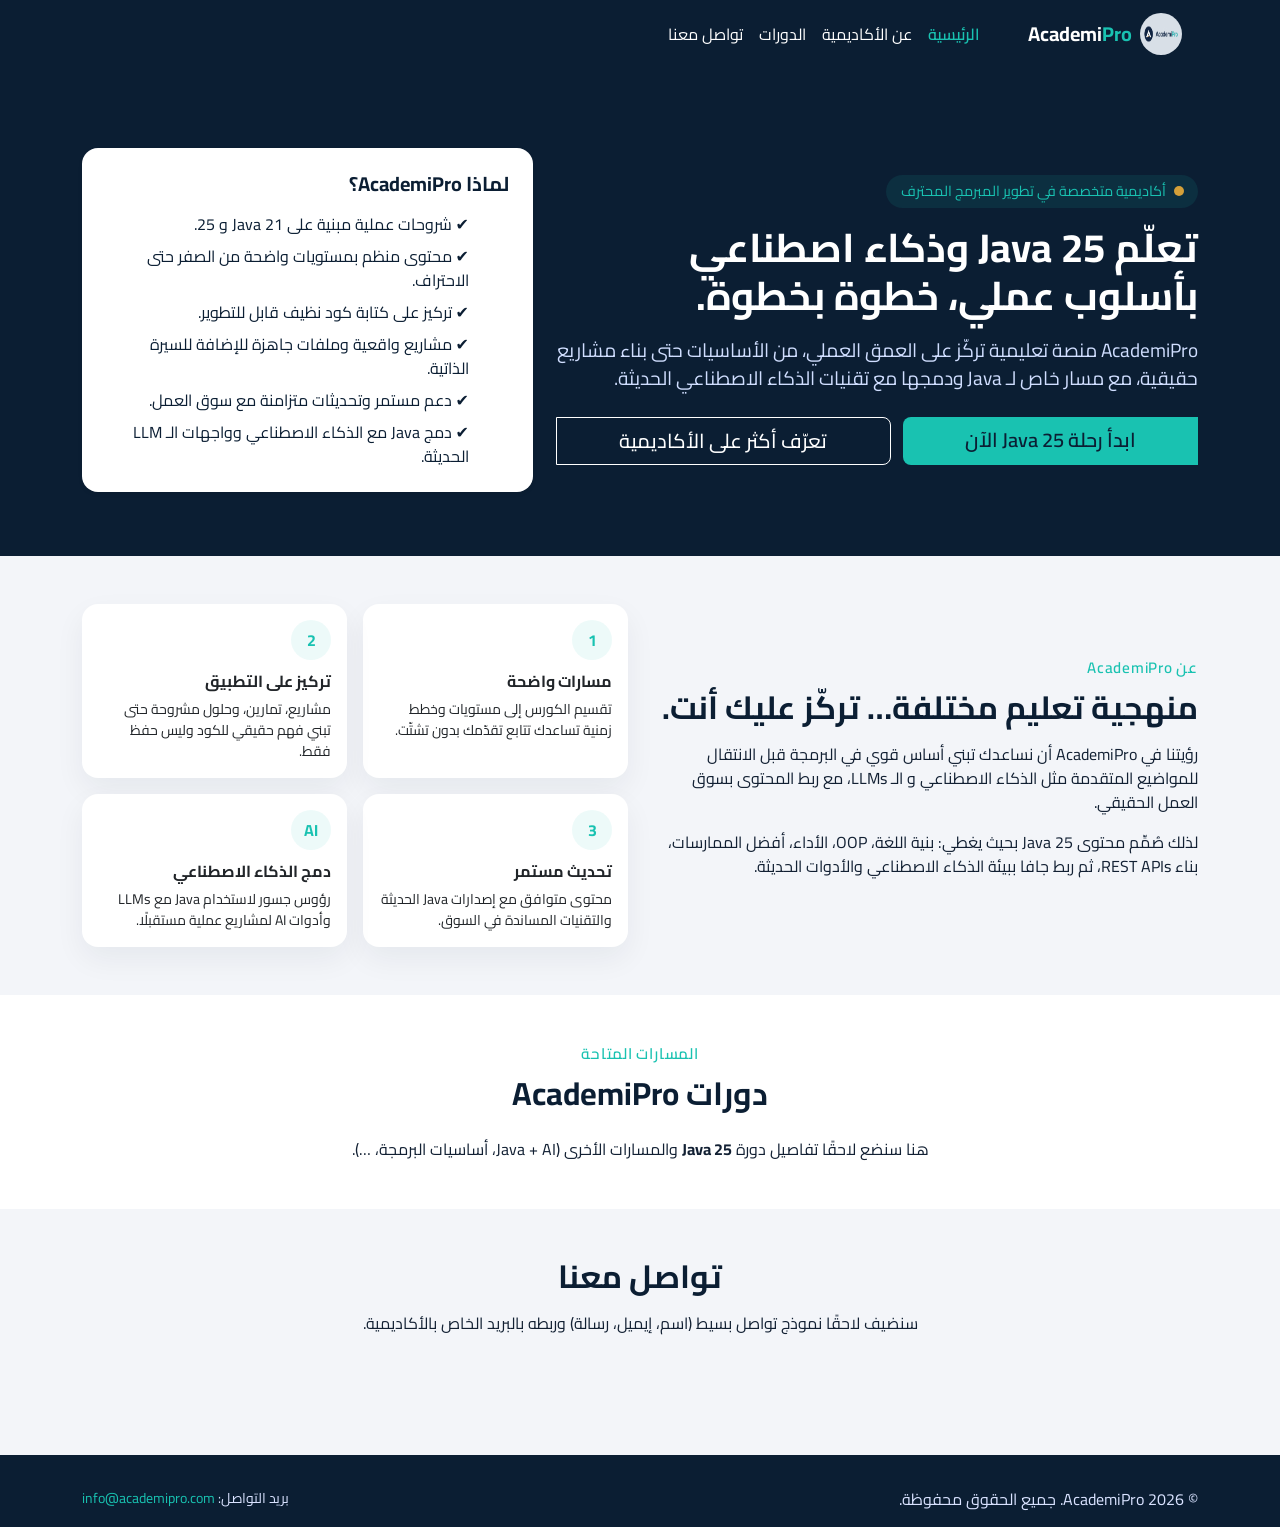
<file: index.html>
<!DOCTYPE html>
<html lang="ar" dir="rtl">
<head>
    <meta charset="UTF-8" />
    <title>AcademiPro | أكاديمي برو</title>
    <meta name="viewport" content="width=device-width, initial-scale=1" />
    <link rel="icon" type="image/x-icon" href="assets/img/favicon.ico">

    <!-- Bootstrap 5 CDN -->
    <link
        href="https://cdn.jsdelivr.net/npm/bootstrap@5.3.3/dist/css/bootstrap.min.css"
        rel="stylesheet"
        integrity="sha384-QWTKZyjpPEjISv5WaRU9OFeRpok6YctnYmDr5pNlyT2bRjXh0JMhjY6hW+ALEwIH"
        crossorigin="anonymous"
    />

    <!-- الخط (اختياري، تقدر تغيّره لاحقًا) -->
    <link href="https://fonts.googleapis.com/css2?family=Cairo:wght@300;400;600;700&display=swap" rel="stylesheet" />
    <link rel="stylesheet" href="assets/css/style.css" />
</head>
<body>

    <!-- Navbar -->
    <nav class="navbar navbar-expand-lg">
        <div class="container">
            <a class="navbar-brand d-flex align-items-center gap-2" href="#">
                <!-- عدّل مسار الصورة حسب اسم ملف الشعار -->
                <img src="assets/img/logo-academipro.png" alt="AcademiPro Logo" width="42" height="42" class="rounded-circle">
                <span class="brand-name">
                    <span class="ap-aca">Academi</span><span class="ap-pro">Pro</span>
                </span>
            </a>

            <button class="navbar-toggler text-white border-0" type="button" data-bs-toggle="collapse" data-bs-target="#mainNavbar">
                <span class="navbar-toggler-icon"></span>
            </button>

            <div class="collapse navbar-collapse" id="mainNavbar">
                <ul class="navbar-nav ms-auto mb-2 mb-lg-0">
                    <li class="nav-item">
                        <a class="nav-link active" href="#hero">الرئيسية</a>
                    </li>
                    <li class="nav-item">
                        <a class="nav-link" href="about.html">عن الأكاديمية</a>
                    </li>
                    <li class="nav-item">
                        <a class="nav-link" href="#courses">الدورات</a>
                    </li>
                    <li class="nav-item">
                        <a class="nav-link" href="#contact">تواصل معنا</a>
                    </li>
                </ul>
            </div>
        </div>
    </nav>

    <!-- Hero -->
    <section id="hero" class="hero-section">
        <div class="container">
            <div class="row align-items-center g-4">
                <div class="col-lg-7">
                    <div class="hero-badge">
                        <span class="hero-badge-dot"></span>
                        <span>أكاديمية متخصصة في تطوير المبرمج المحترف</span>
                    </div>
                    <h1 class="hero-title mb-3">
                        تعلّم Java 25 وذكاء اصطناعي<br />بأسلوب عملي، خطوة بخطوة.
                    </h1>
                    <p class="hero-subtitle mb-4">
                        AcademiPro منصة تعليمية تركّز على العمق العملي، من الأساسيات حتى بناء
                        مشاريع حقيقية، مع مسار خاص لـ Java ودمجها مع تقنيات الذكاء الاصطناعي الحديثة.
                    </p>
                    <div class="btn-group d-flex flex-wrap">
                        <a href="#courses" class="btn btn-ap-primary btn-lg">
                            ابدأ رحلة Java 25 الآن
                        </a>
                        <a href="#about" class="btn btn-ap-outline btn-lg">
                            تعرّف أكثر على الأكاديمية
                        </a>
                    </div>
                </div>

                <div class="col-lg-5">
                    <!-- Placeholder لصورة/إحصائيات يمكن تعديلها لاحقاً -->
                    <div class="bg-white rounded-4 p-4 shadow-sm">
                       <h5 class="mb-3" style="color: var(--ap-navy); font-weight:700;">
                            لماذا AcademiPro؟
                        </h5>
                        <ul class="list-unstyled mb-0">
                            <li class="mb-2">✔ شروحات عملية مبنية على Java 21 و 25.</li>
                            <li class="mb-2">✔ محتوى منظم بمستويات واضحة من الصفر حتى الاحتراف.</li>
                            <li class="mb-2">✔ تركيز على كتابة كود نظيف قابل للتطوير.</li>
                            <li class="mb-2">✔ مشاريع واقعية وملفات جاهزة للإضافة للسيرة الذاتية.</li>
                            <li class="mb-2">✔ دعم مستمر وتحديثات متزامنة مع سوق العمل.</li>
                            <li>✔ دمج Java مع الذكاء الاصطناعي وواجهات الـ LLM الحديثة.</li>
                        </ul>
                    </div>
                </div>
            </div>
        </div>
    </section>

    <!-- About -->
    <section id="about" class="py-5">
        <div class="container">
            <div class="row align-items-center g-4">
                <div class="col-lg-6">
                    <p class="section-eyebrow mb-2">عن AcademiPro</p>
                    <h2 class="section-title mb-3">منهجية تعليم مختلفة… تركّز عليك أنت.</h2>
                    <p class="mb-3">
                        رؤيتنا في AcademiPro أن نساعدك تبني أساس قوي في البرمجة قبل
                        الانتقال للمواضيع المتقدمة مثل الذكاء الاصطناعي و الـ LLMs،
                        مع ربط المحتوى بسوق العمل الحقيقي.
                    </p>
                    <p class="mb-3">
                        لذلك صُمِّم محتوى Java 25 بحيث يغطي:
                        بنية اللغة، OOP، الأداء، أفضل الممارسات، بناء REST APIs،
                        ثم ربط جافا ببيئة الذكاء الاصطناعي والأدوات الحديثة.
                    </p>
                </div>
                <div class="col-lg-6">
                    <div class="row g-3">
                        <div class="col-md-6">
                            <div class="card feature-card p-3">
                                <div class="feature-icon">1</div>
                                <h6 class="fw-bold mb-2">مسارات واضحة</h6>
                                <p class="small mb-0">
                                    تقسيم الكورس إلى مستويات وخطط زمنية تساعدك تتابع تقدّمك بدون تشتّت.
                                </p>
                            </div>
                        </div>
                        <div class="col-md-6">
                            <div class="card feature-card p-3">
                                <div class="feature-icon">2</div>
                                <h6 class="fw-bold mb-2">تركيز على التطبيق</h6>
                                <p class="small mb-0">
                                    مشاريع، تمارين، وحلول مشروحة حتى تبني فهم حقيقي للكود وليس حفظ فقط.
                                </p>
                            </div>
                        </div>
                        <div class="col-md-6">
                            <div class="card feature-card p-3">
                                <div class="feature-icon">3</div>
                                <h6 class="fw-bold mb-2">تحديث مستمر</h6>
                                <p class="small mb-0">
                                    محتوى متوافق مع إصدارات Java الحديثة والتقنيات المساندة في السوق.
                                </p>
                            </div>
                        </div>
                        <div class="col-md-6">
                            <div class="card feature-card p-3">
                                <div class="feature-icon">AI</div>
                                <h6 class="fw-bold mb-2">دمج الذكاء الاصطناعي</h6>
                                <p class="small mb-0">
                                    رؤوس جسور لاستخدام Java مع LLMs وأدوات AI لمشاريع عملية مستقبلًا.
                                </p>
                            </div>
                        </div>
                    </div>
                </div>
            </div>
        </div>
    </section>

    <!-- Placeholder لقسم الدورات -->
    <section id="courses" class="py-5 bg-white">
        <div class="container">
            <p class="section-eyebrow mb-2 text-center">المسارات المتاحة</p>
            <h2 class="section-title mb-4 text-center">دورات AcademiPro</h2>
            <p class="text-center mb-0">
                هنا سنضع لاحقًا تفاصيل دورة <strong>Java 25</strong> والمسارات الأخرى
                (Java + AI، أساسيات البرمجة، …).
            </p>
        </div>
    </section>

    <!-- Placeholder للتواصل -->
    <section id="contact" class="py-5">
        <div class="container">
            <h2 class="section-title mb-3 text-center">تواصل معنا</h2>
            <p class="text-center mb-4">
                سنضيف لاحقًا نموذج تواصل بسيط (اسم، إيميل، رسالة) وربطه بالبريد الخاص بالأكاديمية.
            </p>
        </div>
    </section>

    <!-- Footer -->
    <footer>
        <div class="container">
            <div class="d-flex flex-column flex-md-row justify-content-between align-items-center gap-2">
                <div>
                    © <span id="year"></span> AcademiPro. جميع الحقوق محفوظة.
                </div>
                <div class="small">
                    بريد التواصل: <a href="mailto:info@academipro.com">info@academipro.com</a>
                </div>
            </div>
        </div>
    </footer>

    <!-- Bootstrap JS -->
    <script
        src="https://cdn.jsdelivr.net/npm/bootstrap@5.3.3/dist/js/bootstrap.bundle.min.js"
        integrity="sha384-YvpcrYf0tY3lHB60NNkmXc5s9fDVZLESaAA55NDzOxhy9GkcIdslK1eN7N6jIeHz"
        crossorigin="anonymous">
    </script>

    <script>
        // سنة ديناميكية للفوتر
        document.getElementById("year").textContent = new Date().getFullYear();
    </script>
</body>
</html>
</file>
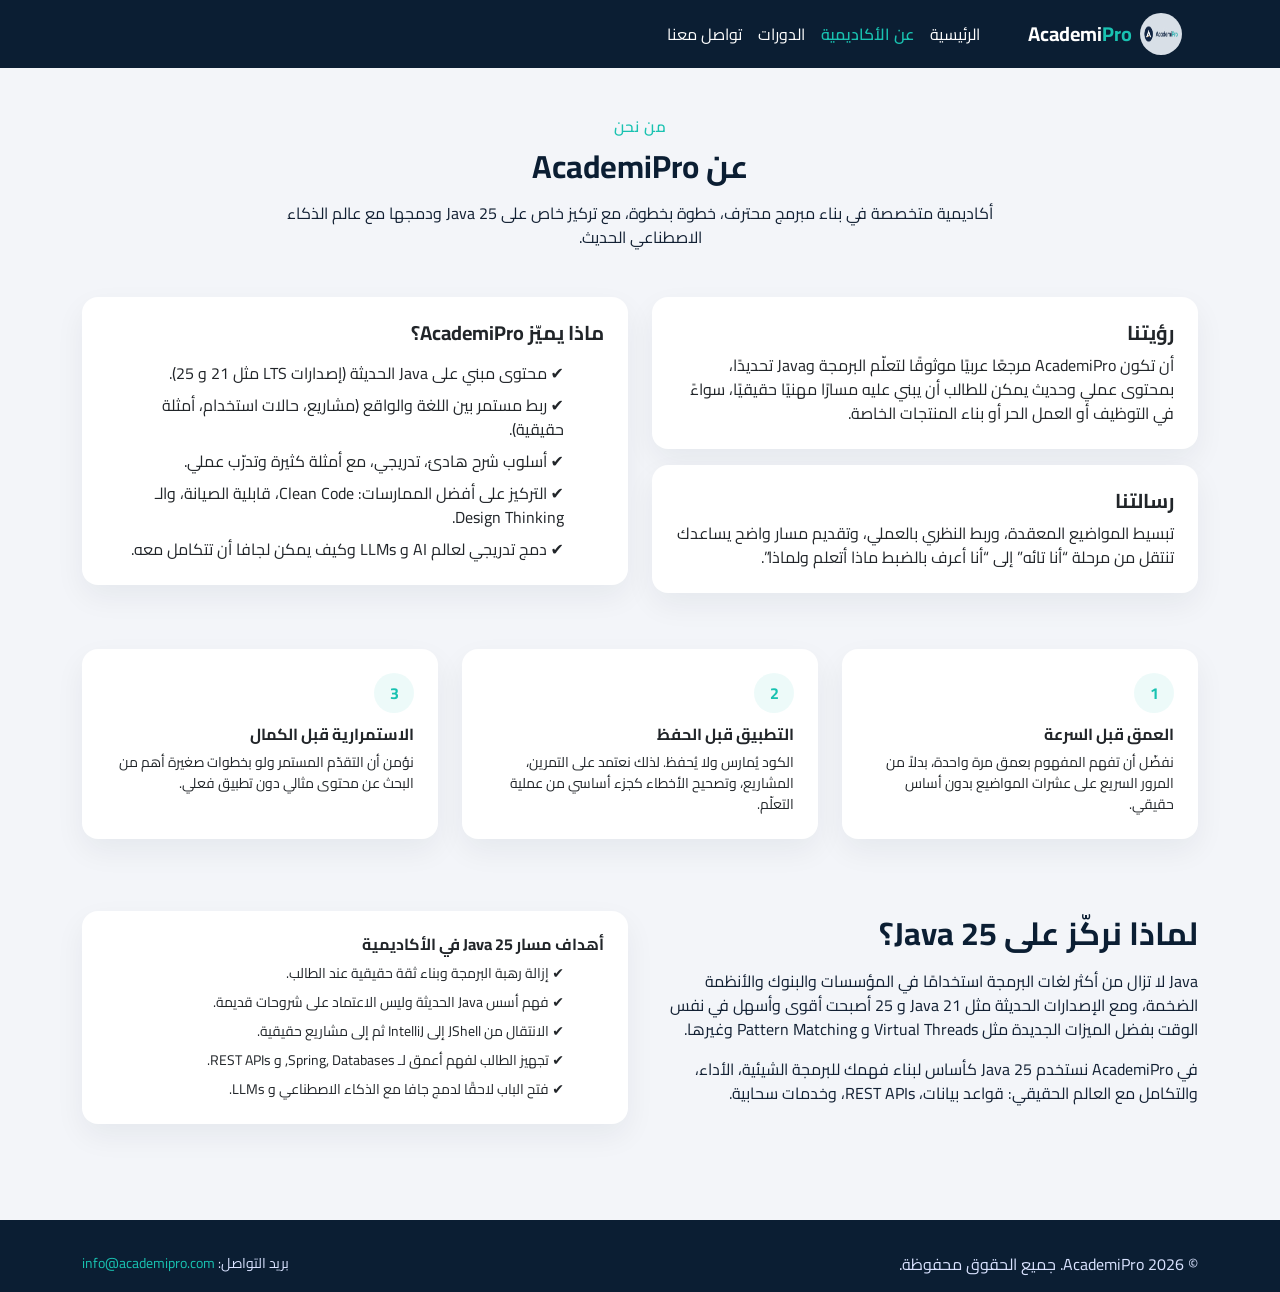
<file: about.html>
<!DOCTYPE html>
<html lang="ar" dir="rtl">
<head>
    <meta charset="UTF-8" />
    <title>عن AcademiPro | أكاديمي برو</title>
    <meta name="viewport" content="width=device-width, initial-scale=1" />
    <link rel="icon" type="image/x-icon" href="assets/img/favicon.ico">

    <!-- Bootstrap 5 -->
    <link
        href="https://cdn.jsdelivr.net/npm/bootstrap@5.3.3/dist/css/bootstrap.min.css"
        rel="stylesheet"
    />

    <!-- Google Font -->
    <link href="https://fonts.googleapis.com/css2?family=Cairo:wght@300;400;600;700&display=swap" rel="stylesheet" />

    <!-- Custom CSS -->
    <link rel="stylesheet" href="assets/css/style.css" />
</head>
<body>

    <!-- Navbar -->
    <nav class="navbar navbar-expand-lg">
        <div class="container">
            <a class="navbar-brand d-flex align-items-center gap-2" href="index.html">
                <img src="assets/img/logo-academipro.png" alt="AcademiPro Logo" width="42" height="42" class="rounded-circle">
                <span class="brand-name">
                    <span class="ap-aca">Academi</span><span class="ap-pro">Pro</span>
                </span>
            </a>

            <button class="navbar-toggler text-white border-0" type="button" data-bs-toggle="collapse" data-bs-target="#mainNavbar">
                <span class="navbar-toggler-icon"></span>
            </button>

            <div class="collapse navbar-collapse" id="mainNavbar">
                <ul class="navbar-nav ms-auto mb-2 mb-lg-0">
                    <li class="nav-item">
                        <a class="nav-link" href="index.html">الرئيسية</a>
                    </li>
                    <li class="nav-item">
                        <a class="nav-link active" href="about.html">عن الأكاديمية</a>
                    </li>
                    <li class="nav-item">
                        <a class="nav-link" href="courses.html">الدورات</a>
                    </li>
                    <li class="nav-item">
                        <a class="nav-link" href="contact.html">تواصل معنا</a>
                    </li>
                </ul>
            </div>
        </div>
    </nav>

    <!-- Main content -->
    <main class="py-5">
        <div class="container">
            <!-- عنوان الصفحة -->
            <div class="row mb-4">
                <div class="col-lg-8 mx-auto text-center">
                    <p class="section-eyebrow mb-2">من نحن</p>
                    <h1 class="section-title mb-3">عن AcademiPro</h1>
                    <p class="mb-0">
                        أكاديمية متخصصة في بناء مبرمج محترف، خطوة بخطوة، مع تركيز خاص على Java 25
                        ودمجها مع عالم الذكاء الاصطناعي الحديث.
                    </p>
                </div>
            </div>

            <!-- قسم الرؤية والرسالة -->
            <div class="row g-4 align-items-start mt-3">
                <div class="col-lg-6">
                    <div class="card feature-card p-4 mb-3">
                        <h5 class="fw-bold mb-2">رؤيتنا</h5>
                        <p class="mb-0">
                            أن تكون AcademiPro مرجعًا عربيًا موثوقًا لتعلّم البرمجة وJava تحديدًا،
                            بمحتوى عملي وحديث يمكن للطالب أن يبني عليه مسارًا مهنيًا حقيقيًا،
                            سواءً في التوظيف أو العمل الحر أو بناء المنتجات الخاصة.
                        </p>
                    </div>

                    <div class="card feature-card p-4">
                        <h5 class="fw-bold mb-2">رسالتنا</h5>
                        <p class="mb-0">
                            تبسيط المواضيع المعقدة، وربط النظري بالعملي، وتقديم مسار واضح
                            يساعدك تنتقل من مرحلة “أنا تائه” إلى “أنا أعرف بالضبط ماذا أتعلم ولماذا”.
                        </p>
                    </div>
                </div>

                <div class="col-lg-6">
                    <div class="card feature-card p-4 mb-3">
                        <h5 class="fw-bold mb-3">ماذا يميّز AcademiPro؟</h5>
                        <ul class="mb-0 list-unstyled">
                            <li class="mb-2">✔ محتوى مبني على Java الحديثة (إصدارات LTS مثل 21 و 25).</li>
                            <li class="mb-2">✔ ربط مستمر بين اللغة والواقع (مشاريع، حالات استخدام، أمثلة حقيقية).</li>
                            <li class="mb-2">✔ أسلوب شرح هادئ، تدريجي، مع أمثلة كثيرة وتدرّب عملي.</li>
                            <li class="mb-2">✔ التركيز على أفضل الممارسات: Clean Code، قابلية الصيانة، والـ Design Thinking.</li>
                            <li>✔ دمج تدريجي لعالم AI و LLMs وكيف يمكن لجافا أن تتكامل معه.</li>
                        </ul>
                    </div>
                </div>
            </div>

            <!-- قسم قيم الأكاديمية -->
            <div class="row g-4 mt-4">
                <div class="col-lg-4 col-md-6">
                    <div class="card feature-card p-4 h-100">
                        <div class="feature-icon">1</div>
                        <h6 class="fw-bold mb-2">العمق قبل السرعة</h6>
                        <p class="small mb-0">
                            نفضّل أن تفهم المفهوم بعمق مرة واحدة، بدلاً من المرور السريع على عشرات المواضيع بدون أساس حقيقي.
                        </p>
                    </div>
                </div>

                <div class="col-lg-4 col-md-6">
                    <div class="card feature-card p-4 h-100">
                        <div class="feature-icon">2</div>
                        <h6 class="fw-bold mb-2">التطبيق قبل الحفظ</h6>
                        <p class="small mb-0">
                            الكود يُمارس ولا يُحفظ. لذلك نعتمد على التمرين، المشاريع، وتصحيح الأخطاء كجزء أساسي من عملية التعلّم.
                        </p>
                    </div>
                </div>

                <div class="col-lg-4 col-md-6">
                    <div class="card feature-card p-4 h-100">
                        <div class="feature-icon">3</div>
                        <h6 class="fw-bold mb-2">الاستمرارية قبل الكمال</h6>
                        <p class="small mb-0">
                            نؤمن أن التقدّم المستمر ولو بخطوات صغيرة أهم من البحث عن محتوى مثالي دون تطبيق فعلي.
                        </p>
                    </div>
                </div>
            </div>

            <!-- قسم Java 25 خاص -->
            <div class="row g-4 mt-5 align-items-center">
                <div class="col-lg-6">
                    <h2 class="section-title mb-3">لماذا نركّز على Java 25؟</h2>
                    <p class="mb-3">
                        Java لا تزال من أكثر لغات البرمجة استخدامًا في المؤسسات والبنوك والأنظمة الضخمة،
                        ومع الإصدارات الحديثة مثل Java 21 و 25 أصبحت أقوى وأسهل في نفس الوقت بفضل
                        الميزات الجديدة مثل Virtual Threads و Pattern Matching وغيرها.
                    </p>
                    <p class="mb-3">
                        في AcademiPro نستخدم Java 25 كأساس لبناء فهمك للبرمجة الشيئية، الأداء،
                        والتكامل مع العالم الحقيقي: قواعد بيانات، REST APIs، وخدمات سحابية.
                    </p>
                </div>
                <div class="col-lg-6">
                    <div class="card feature-card p-4">
                        <h6 class="fw-bold mb-2">أهداف مسار Java 25 في الأكاديمية</h6>
                        <ul class="small mb-0 list-unstyled">
                            <li class="mb-2">✔ إزالة رهبة البرمجة وبناء ثقة حقيقية عند الطالب.</li>
                            <li class="mb-2">✔ فهم أسس Java الحديثة وليس الاعتماد على شروحات قديمة.</li>
                            <li class="mb-2">✔ الانتقال من JShell إلى IntelliJ ثم إلى مشاريع حقيقية.</li>
                            <li class="mb-2">✔ تجهيز الطالب لفهم أعمق لـ Spring, Databases, و REST APIs.</li>
                            <li>✔ فتح الباب لاحقًا لدمج جافا مع الذكاء الاصطناعي و LLMs.</li>
                        </ul>
                    </div>
                </div>
            </div>

        </div>
    </main>

    <!-- Footer (نفس فوتر index.html تقريبًا) -->
    <footer>
        <div class="container">
            <div class="d-flex flex-column flex-md-row justify-content-between align-items-center gap-2">
                <div>
                    © <span id="year"></span> AcademiPro. جميع الحقوق محفوظة.
                </div>
                <div class="small">
                    بريد التواصل: <a href="mailto:info@academipro.com">info@academipro.com</a>
                </div>
            </div>
        </div>
    </footer>

    <!-- Bootstrap JS -->
    <script
        src="https://cdn.jsdelivr.net/npm/bootstrap@5.3.3/dist/js/bootstrap.bundle.min.js">
    </script>

    <script>
        document.getElementById("year").textContent = new Date().getFullYear();
    </script>
</body>
</html>
</file>
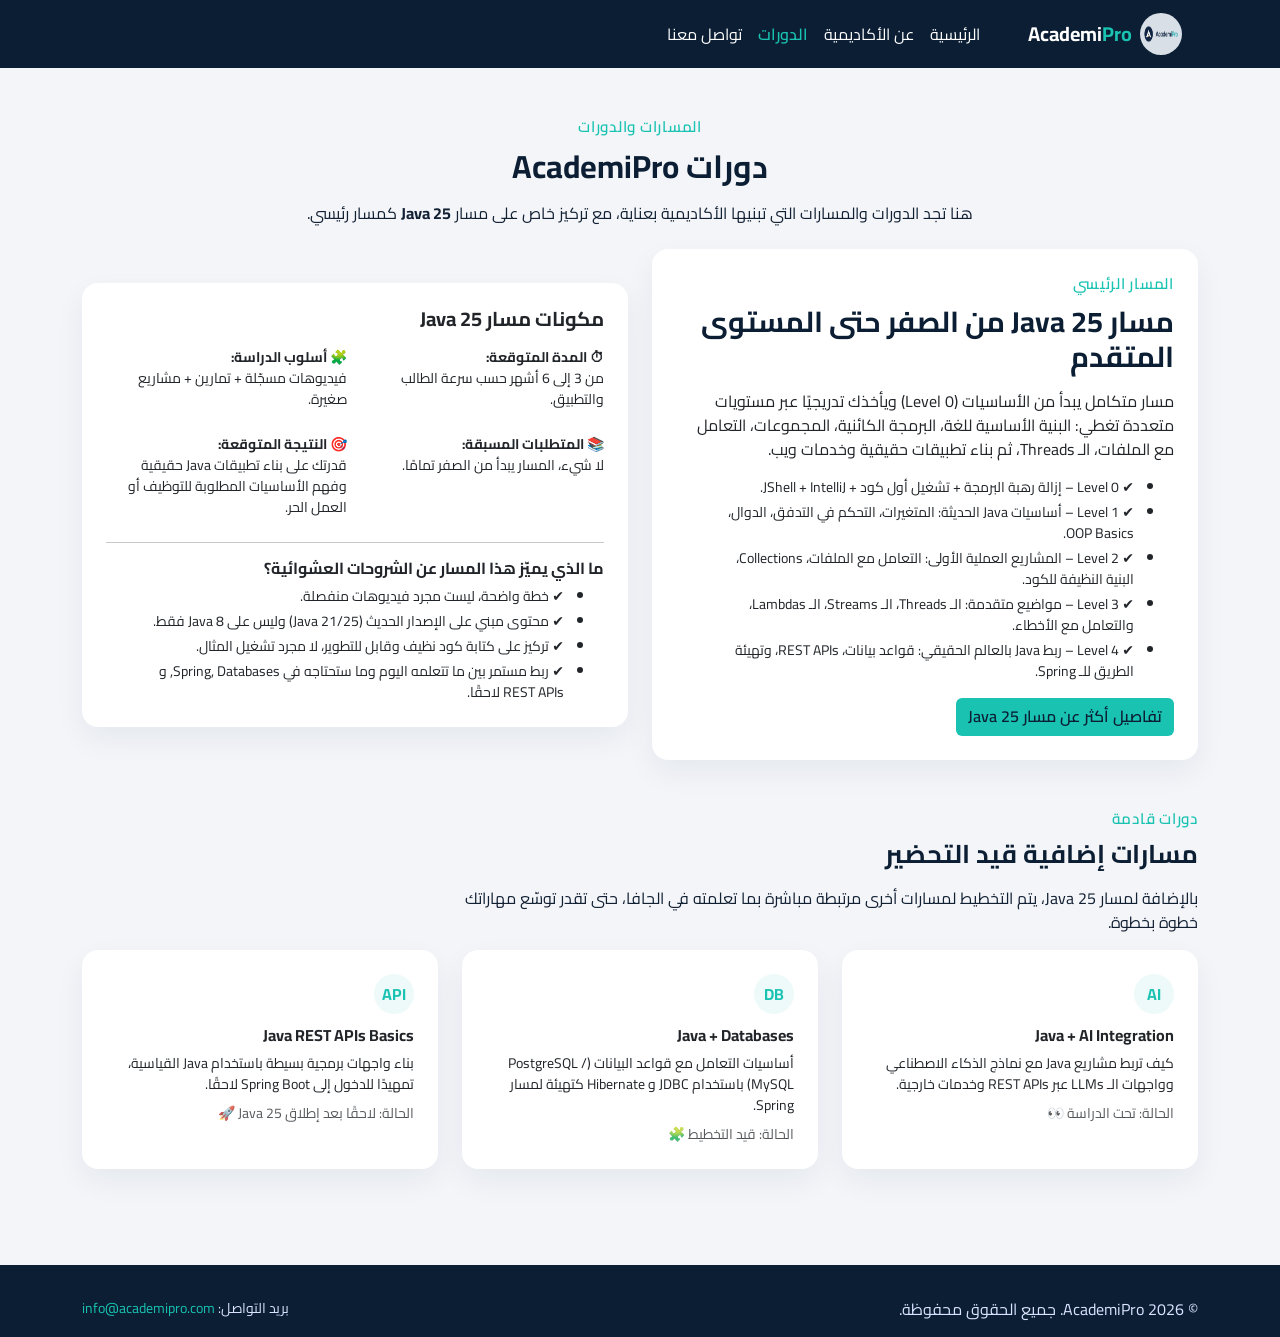
<file: courses.html>
<!DOCTYPE html>
<html lang="ar" dir="rtl">
<head>
    <meta charset="UTF-8" />
    <title>دورات AcademiPro | Java 25 وغيرها</title>
    <meta name="viewport" content="width=device-width, initial-scale=1" />
    <link rel="icon" type="image/x-icon" href="assets/img/favicon.ico">

    <!-- Bootstrap 5 -->
    <link
        href="https://cdn.jsdelivr.net/npm/bootstrap@5.3.3/dist/css/bootstrap.min.css"
        rel="stylesheet"
    />

    <!-- Google Font -->
    <link href="https://fonts.googleapis.com/css2?family=Cairo:wght@300;400;600;700&display=swap" rel="stylesheet" />

    <!-- Custom CSS -->
    <link rel="stylesheet" href="assets/css/style.css" />
</head>
<body>

    <!-- Navbar -->
    <nav class="navbar navbar-expand-lg">
        <div class="container">
            <a class="navbar-brand d-flex align-items-center gap-2" href="index.html">
                <img src="assets/img/logo-academipro.png" alt="AcademiPro Logo" width="42" height="42" class="rounded-circle">
                <span class="brand-name">
                    <span class="ap-aca">Academi</span><span class="ap-pro">Pro</span>
                </span>
            </a>

            <button class="navbar-toggler text-white border-0" type="button" data-bs-toggle="collapse" data-bs-target="#mainNavbar">
                <span class="navbar-toggler-icon"></span>
            </button>

            <div class="collapse navbar-collapse" id="mainNavbar">
                <ul class="navbar-nav ms-auto mb-2 mb-lg-0">
                    <li class="nav-item">
                        <a class="nav-link" href="index.html">الرئيسية</a>
                    </li>
                    <li class="nav-item">
                        <a class="nav-link" href="about.html">عن الأكاديمية</a>
                    </li>
                    <li class="nav-item">
                        <a class="nav-link active" href="courses.html">الدورات</a>
                    </li>
                    <li class="nav-item">
                        <a class="nav-link" href="contact.html">تواصل معنا</a>
                    </li>
                </ul>
            </div>
        </div>
    </nav>

    <!-- Main content -->
    <main class="py-5">
        <div class="container">

            <!-- عنوان الصفحة -->
            <div class="row mb-4">
                <div class="col-lg-8 mx-auto text-center">
                    <p class="section-eyebrow mb-2">المسارات والدورات</p>
                    <h1 class="section-title mb-3">دورات AcademiPro</h1>
                    <p class="mb-0">
                        هنا تجد الدورات والمسارات التي تبنيها الأكاديمية بعناية،
                        مع تركيز خاص على مسار <strong>Java 25</strong> كمسار رئيسي.
                    </p>
                </div>
            </div>

            <!-- مسار Java 25 -->
            <section class="mt-4 mb-5">
                <div class="row g-4 align-items-center">
                    <div class="col-lg-6">
                        <div class="card feature-card p-4 h-100">
                            <p class="section-eyebrow mb-2">المسار الرئيسي</p>
                            <h2 class="section-title mb-3" style="font-size: 1.8rem;">
                                مسار Java 25 من الصفر حتى المستوى المتقدم
                            </h2>
                            <p class="mb-3">
                                مسار متكامل يبدأ من الأساسيات (Level 0) ويأخذك تدريجيًا عبر
                                مستويات متعددة تغطي:
                                البنية الأساسية للغة، البرمجة الكائنية، المجموعات، التعامل مع
                                الملفات، الـ Threads، ثم بناء تطبيقات حقيقية وخدمات ويب.
                            </p>
                            <ul class="mb-3 small">
                                <li class="mb-1">✔ Level 0 – إزالة رهبة البرمجة + تشغيل أول كود + JShell + IntelliJ.</li>
                                <li class="mb-1">✔ Level 1 – أساسيات Java الحديثة: المتغيرات، التحكم في التدفق، الدوال، OOP Basics.</li>
                                <li class="mb-1">✔ Level 2 – المشاريع العملية الأولى: التعامل مع الملفات، Collections، البنية النظيفة للكود.</li>
                                <li class="mb-1">✔ Level 3 – مواضيع متقدمة: الـ Threads، الـ Streams، الـ Lambdas، والتعامل مع الأخطاء.</li>
                                <li>✔ Level 4 – ربط Java بالعالم الحقيقي: قواعد بيانات، REST APIs، وتهيئة الطريق للـ Spring.</li>
                            </ul>
                            <div class="d-flex flex-wrap gap-2">
                               <a href="java25.html" class="btn btn-ap-primary">
                                    تفاصيل أكثر عن مسار Java 25
                                </a>

                                <a href="contact.html" class="btn btn-ap-outline">
                                    اسأل عن موعد الإطلاق
                                </a>
                            </div>
                        </div>
                    </div>

                    <div class="col-lg-6" id="java25-details">
                        <div class="card feature-card p-4 h-100">
                            <h5 class="fw-bold mb-3">مكونات مسار Java 25</h5>
                            <div class="row g-3 small">
                                <div class="col-sm-6">
                                    <strong>⏱ المدة المتوقعة:</strong>
                                    <p class="mb-2">من 3 إلى 6 أشهر حسب سرعة الطالب والتطبيق.</p>
                                </div>
                                <div class="col-sm-6">
                                    <strong>🧩 أسلوب الدراسة:</strong>
                                    <p class="mb-2">فيديوهات مسجّلة + تمارين + مشاريع صغيرة.</p>
                                </div>
                                <div class="col-sm-6">
                                    <strong>📚 المتطلبات المسبقة:</strong>
                                    <p class="mb-2">لا شيء، المسار يبدأ من الصفر تمامًا.</p>
                                </div>
                                <div class="col-sm-6">
                                    <strong>🎯 النتيجة المتوقعة:</strong>
                                    <p class="mb-2">قدرتك على بناء تطبيقات Java حقيقية
                                        وفهم الأساسيات المطلوبة للتوظيف أو العمل الحر.</p>
                                </div>
                            </div>
                            <hr />
                            <h6 class="fw-bold mb-2">ما الذي يميّز هذا المسار عن الشروحات العشوائية؟</h6>
                            <ul class="small mb-0">
                                <li class="mb-1">✔ خطة واضحة، ليست مجرد فيديوهات منفصلة.</li>
                                <li class="mb-1">✔ محتوى مبني على الإصدار الحديث (Java 21/25) وليس على Java 8 فقط.</li>
                                <li class="mb-1">✔ تركيز على كتابة كود نظيف وقابل للتطوير، لا مجرد تشغيل المثال.</li>
                                <li>✔ ربط مستمر بين ما تتعلمه اليوم وما ستحتاجه في Spring, Databases, و REST APIs لاحقًا.</li>
                            </ul>
                        </div>
                    </div>
                </div>
            </section>

            <!-- دورات قادمة -->
            <section class="mt-4">
                <div class="row mb-3">
                    <div class="col-lg-8">
                        <p class="section-eyebrow mb-2">دورات قادمة</p>
                        <h2 class="section-title mb-3" style="font-size: 1.6rem;">مسارات إضافية قيد التحضير</h2>
                        <p class="mb-0">
                            بالإضافة لمسار Java 25، يتم التخطيط لمسارات أخرى مرتبطة مباشرة
                            بما تعلمته في الجافا، حتى تقدر توسّع مهاراتك خطوة بخطوة.
                        </p>
                    </div>
                </div>

                <div class="row g-4">
                    <div class="col-md-6 col-lg-4">
                        <div class="card feature-card p-4 h-100">
                            <div class="feature-icon">AI</div>
                            <h6 class="fw-bold mb-2">Java + AI Integration</h6>
                            <p class="small mb-2">
                                كيف تربط مشاريع Java مع نماذج الذكاء الاصطناعي وواجهات الـ LLMs
                                عبر REST APIs وخدمات خارجية.
                            </p>
                            <p class="small text-muted mb-0">الحالة: تحت الدراسة 👀</p>
                        </div>
                    </div>

                    <div class="col-md-6 col-lg-4">
                        <div class="card feature-card p-4 h-100">
                            <div class="feature-icon">DB</div>
                            <h6 class="fw-bold mb-2">Java + Databases</h6>
                            <p class="small mb-2">
                                أساسيات التعامل مع قواعد البيانات (PostgreSQL / MySQL)
                                باستخدام JDBC و Hibernate كتهيئة لمسار Spring.
                            </p>
                            <p class="small text-muted mb-0">الحالة: قيد التخطيط 🧩</p>
                        </div>
                    </div>

                    <div class="col-md-6 col-lg-4">
                        <div class="card feature-card p-4 h-100">
                            <div class="feature-icon">API</div>
                            <h6 class="fw-bold mb-2">Java REST APIs Basics</h6>
                            <p class="small mb-2">
                                بناء واجهات برمجية بسيطة باستخدام Java القياسية،
                                تمهيدًا للدخول إلى Spring Boot لاحقًا.
                            </p>
                            <p class="small text-muted mb-0">الحالة: لاحقًا بعد إطلاق Java 25 🚀</p>
                        </div>
                    </div>
                </div>
            </section>

        </div>
    </main>

    <!-- Footer -->
    <footer>
        <div class="container">
            <div class="d-flex flex-column flex-md-row justify-content-between align-items-center gap-2">
                <div>
                    © <span id="year"></span> AcademiPro. جميع الحقوق محفوظة.
                </div>
                <div class="small">
                    بريد التواصل: <a href="mailto:info@academipro.com">info@academipro.com</a>
                </div>
            </div>
        </div>
    </footer>

    <!-- Bootstrap JS -->
    <script
        src="https://cdn.jsdelivr.net/npm/bootstrap@5.3.3/dist/js/bootstrap.bundle.min.js">
    </script>

    <script>
        document.getElementById("year").textContent = new Date().getFullYear();
    </script>
</body>
</html>
</file>
<file: assets/css/style.css>
:root {
    --ap-navy: #0b1e33;
    --ap-teal: #19c2b1;
    --ap-gold: #d4a039;
    --ap-light: #f3f5f9;
}

body {
    font-family: "Cairo", system-ui, -apple-system, BlinkMacSystemFont, "Segoe UI", sans-serif;
    background-color: var(--ap-light);
    color: #122033;
}

/* Navbar */
.navbar {
    background-color: var(--ap-navy);
}

.navbar-brand,
.navbar-nav .nav-link {
    color: #ffffff !important;
}

.navbar-nav .nav-link.active {
    color: var(--ap-teal) !important;
    font-weight: 600;
}

.brand-name {
    font-weight: 700;
    font-size: 1.25rem;
}

.brand-name span.ap-aca {
    color: #ffffff;
}

.brand-name span.ap-pro {
    color: var(--ap-teal);
}

/* Hero */
.hero-section {
    background-color: var(--ap-navy);
    color: #ffffff;
    padding: 5rem 0 4rem;
}

/* Fix text color inside the white box in Hero */
.hero-section .bg-white,
.hero-section .bg-white h5,
.hero-section .bg-white li,
.hero-section .bg-white p {
    color: var(--ap-navy) !important;
}


.hero-title {
    font-size: 2.5rem;
    font-weight: 700;
}

.hero-subtitle {
    font-size: 1.2rem;
    color: #d0deff;
}

.hero-badge {
    display: inline-flex;
    align-items: center;
    gap: 0.5rem;
    background-color: rgba(25, 194, 177, 0.1);
    border-radius: 999px;
    padding: 0.35rem 0.9rem;
    margin-bottom: 1rem;
    font-size: 0.9rem;
    color: var(--ap-teal);
}

.hero-badge-dot {
    width: 10px;
    height: 10px;
    border-radius: 999px;
    background-color: var(--ap-gold);
}

.btn-ap-primary {
    background-color: var(--ap-teal);
    border: none;
    color: #0b1e33;
    font-weight: 600;
}

.btn-ap-primary:hover {
    background-color: #12a296;
    color: #0b1e33;
}

.btn-ap-outline {
    border: 1px solid #ffffff;
    color: #ffffff;
    font-weight: 500;
}

.btn-ap-outline:hover {
    background-color: #ffffff;
    color: var(--ap-navy);
}

/* Sections */
.section-title {
    font-weight: 700;
    font-size: 2rem;
    color: var(--ap-navy);
}

.section-eyebrow {
    color: var(--ap-teal);
    font-weight: 600;
    font-size: 0.95rem;
    letter-spacing: 0.05em;
}

.feature-card {
    border: none;
    border-radius: 1rem;
    box-shadow: 0 12px 30px rgba(11, 30, 51, 0.06);
    height: 100%;
}

.feature-icon {
    width: 40px;
    height: 40px;
    border-radius: 999px;
    background-color: rgba(25, 194, 177, 0.08);
    display: flex;
    align-items: center;
    justify-content: center;
    margin-bottom: 0.75rem;
    color: var(--ap-teal);
    font-weight: 700;
}

/* Footer */
footer {
    background-color: var(--ap-navy);
    color: #d9e2ff;
    padding: 2rem 0 1rem;
    margin-top: 3rem;
}

footer a {
    color: var(--ap-teal);
    text-decoration: none;
}

footer a:hover {
    text-decoration: underline;
}

/* RTL adjustments */
.hero-section .btn-group {
    gap: 0.75rem;
}

@media (max-width: 768px) {
    .hero-title {
        font-size: 2rem;
    }
}
</file>
